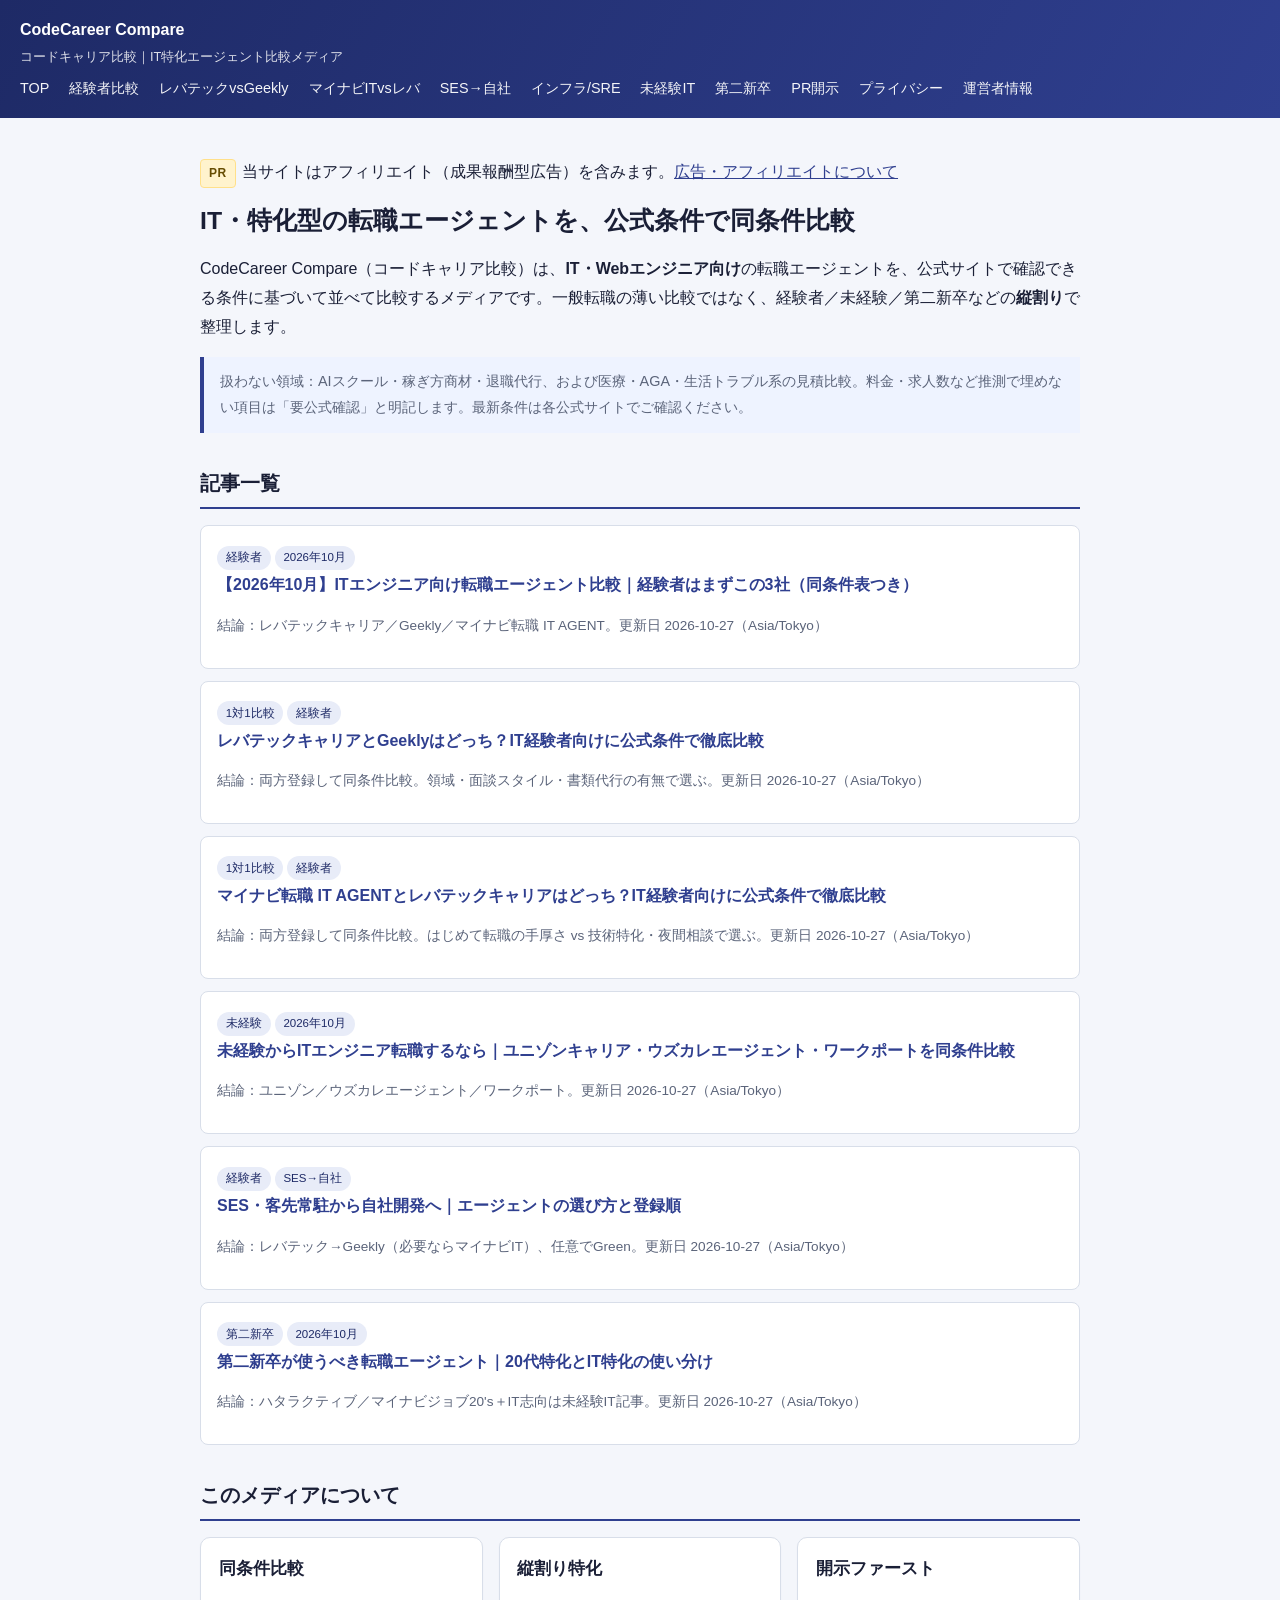
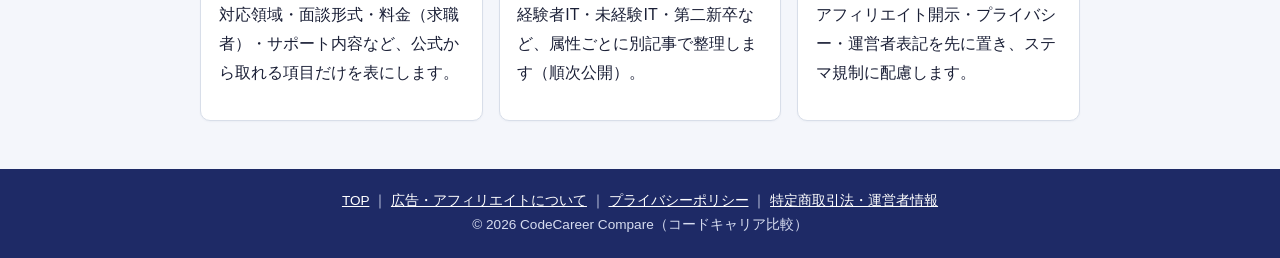
<file: index.html>
<!DOCTYPE html>
<html lang="ja">
<head>
<meta charset="utf-8">
<meta name="viewport" content="width=device-width,initial-scale=1">
<title>CodeCareer Compare｜IT・特化型転職エージェント比較</title>
<meta name="description" content="IT・Webエンジニア向け転職エージェントを、公式条件の同条件表で比較するメディア。経験者向けの選び方と併用のコツ。">
<link rel="stylesheet" href="styles.css">
</head>
<body>
<header>
  <strong><a href="index.html">CodeCareer Compare</a></strong>
  <span class="brand-sub">コードキャリア比較｜IT特化エージェント比較メディア</span>
  <nav>
    <a href="index.html">TOP</a>
    <a href="articles/it-engineer-agent-comparison-2026.html">経験者比較</a>
    <a href="articles/levtech-vs-geekly.html">レバテックvsGeekly</a>
    <a href="articles/mynavi-it-vs-levtech.html">マイナビITvsレバ</a>
    <a href="articles/ses-to-inhouse.html">SES→自社</a>
    <a href="articles/infra-sre-agents.html">インフラ/SRE</a>
    <a href="articles/mishiren-it-agents.html">未経験IT</a>
    <a href="articles/dainishinsotsu-agents.html">第二新卒</a>
    <a href="disclosure.html">PR開示</a>
    <a href="privacy.html">プライバシー</a>
    <a href="legal.html">運営者情報</a>
  </nav>
</header>
<main>
  <p><span class="pr-badge">PR</span>当サイトはアフィリエイト（成果報酬型広告）を含みます。<a href="disclosure.html">広告・アフィリエイトについて</a></p>
  <h1>IT・特化型の転職エージェントを、公式条件で同条件比較</h1>
  <p>CodeCareer Compare（コードキャリア比較）は、<strong>IT・Webエンジニア向け</strong>の転職エージェントを、公式サイトで確認できる条件に基づいて並べて比較するメディアです。一般転職の薄い比較ではなく、経験者／未経験／第二新卒などの<strong>縦割り</strong>で整理します。</p>
  <p class="note">扱わない領域：AIスクール・稼ぎ方商材・退職代行、および医療・AGA・生活トラブル系の見積比較。料金・求人数など推測で埋めない項目は「要公式確認」と明記します。最新条件は各公式サイトでご確認ください。</p>

  <h2>記事一覧</h2>
  <ul class="article-list">
    <li>
      <span class="tag">経験者</span><span class="tag">2026年10月</span>
      <div><a href="articles/it-engineer-agent-comparison-2026.html">【2026年10月】ITエンジニア向け転職エージェント比較｜経験者はまずこの3社（同条件表つき）</a></div>
      <p class="meta">結論：レバテックキャリア／Geekly／マイナビ転職 IT AGENT。更新日 2026-10-27（Asia/Tokyo）</p>
    </li>
    <li>
      <span class="tag">1対1比較</span><span class="tag">経験者</span>
      <div><a href="articles/levtech-vs-geekly.html">レバテックキャリアとGeeklyはどっち？IT経験者向けに公式条件で徹底比較</a></div>
      <p class="meta">結論：両方登録して同条件比較。領域・面談スタイル・書類代行の有無で選ぶ。更新日 2026-10-27（Asia/Tokyo）</p>
    </li>
    <li>
      <span class="tag">1対1比較</span><span class="tag">経験者</span>
      <div><a href="articles/mynavi-it-vs-levtech.html">マイナビ転職 IT AGENTとレバテックキャリアはどっち？IT経験者向けに公式条件で徹底比較</a></div>
      <p class="meta">結論：両方登録して同条件比較。はじめて転職の手厚さ vs 技術特化・夜間相談で選ぶ。更新日 2026-10-27（Asia/Tokyo）</p>
    </li>
    <li>
      <span class="tag">未経験</span><span class="tag">2026年10月</span>
      <div><a href="articles/mishiren-it-agents.html">未経験からITエンジニア転職するなら｜ユニゾンキャリア・ウズカレエージェント・ワークポートを同条件比較</a></div>
      <p class="meta">結論：ユニゾン／ウズカレエージェント／ワークポート。更新日 2026-10-27（Asia/Tokyo）</p>
    </li>
    <li>
      <span class="tag">経験者</span><span class="tag">SES→自社</span>
      <div><a href="articles/ses-to-inhouse.html">SES・客先常駐から自社開発へ｜エージェントの選び方と登録順</a></div>
      <p class="meta">結論：レバテック→Geekly（必要ならマイナビIT）、任意でGreen。更新日 2026-10-27（Asia/Tokyo）</p>
    </li>
    <li>
      <span class="tag">第二新卒</span><span class="tag">2026年10月</span>
      <div><a href="articles/dainishinsotsu-agents.html">第二新卒が使うべき転職エージェント｜20代特化とIT特化の使い分け</a></div>
      <p class="meta">結論：ハタラクティブ／マイナビジョブ20's＋IT志向は未経験IT記事。更新日 2026-10-27（Asia/Tokyo）</p>
    </li>
  </ul>

  <h2>このメディアについて</h2>
  <div class="cards">
    <div class="card">
      <h3>同条件比較</h3>
      <p>対応領域・面談形式・料金（求職者）・サポート内容など、公式から取れる項目だけを表にします。</p>
    </div>
    <div class="card">
      <h3>縦割り特化</h3>
      <p>経験者IT・未経験IT・第二新卒など、属性ごとに別記事で整理します（順次公開）。</p>
    </div>
    <div class="card">
      <h3>開示ファースト</h3>
      <p>アフィリエイト開示・プライバシー・運営者表記を先に置き、ステマ規制に配慮します。</p>
    </div>
  </div>
</main>
<footer>
  <a href="index.html">TOP</a> ｜
  <a href="disclosure.html">広告・アフィリエイトについて</a> ｜
  <a href="privacy.html">プライバシーポリシー</a> ｜
  <a href="legal.html">特定商取引法・運営者情報</a><br>
  © 2026 CodeCareer Compare（コードキャリア比較）
</footer>
</body>
</html>
</file>
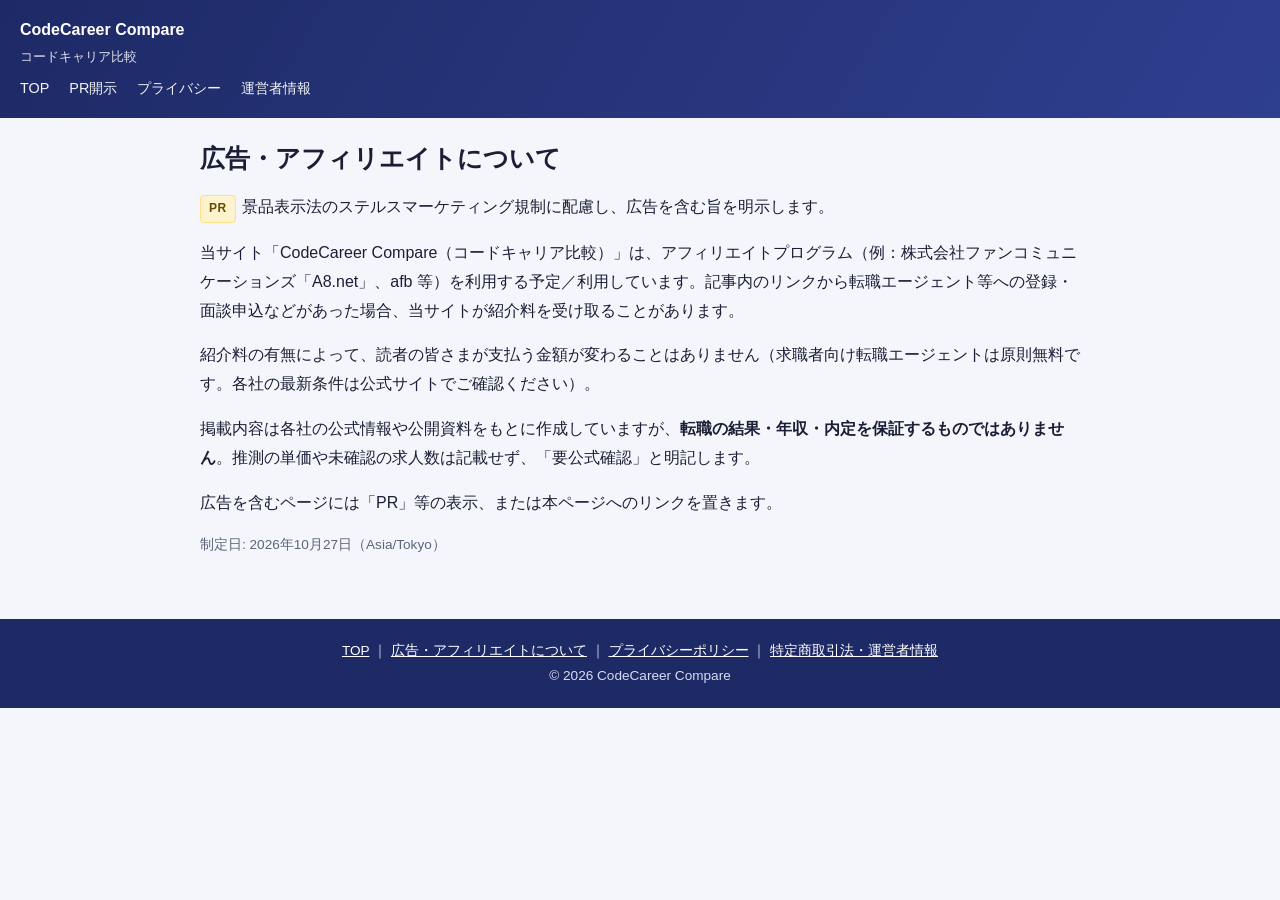
<file: disclosure.html>
<!DOCTYPE html>
<html lang="ja">
<head>
<meta charset="utf-8">
<meta name="viewport" content="width=device-width,initial-scale=1">
<title>広告・アフィリエイトについて｜CodeCareer Compare</title>
<meta name="description" content="CodeCareer Compareの広告・アフィリエイト開示方針">
<link rel="stylesheet" href="styles.css">
</head>
<body>
<header>
  <strong><a href="index.html">CodeCareer Compare</a></strong>
  <span class="brand-sub">コードキャリア比較</span>
  <nav>
    <a href="index.html">TOP</a>
    <a href="disclosure.html">PR開示</a>
    <a href="privacy.html">プライバシー</a>
    <a href="legal.html">運営者情報</a>
  </nav>
</header>
<main>
  <h1>広告・アフィリエイトについて</h1>
  <p><span class="pr-badge">PR</span>景品表示法のステルスマーケティング規制に配慮し、広告を含む旨を明示します。</p>
  <p>当サイト「CodeCareer Compare（コードキャリア比較）」は、アフィリエイトプログラム（例：株式会社ファンコミュニケーションズ「A8.net」、afb 等）を利用する予定／利用しています。記事内のリンクから転職エージェント等への登録・面談申込などがあった場合、当サイトが紹介料を受け取ることがあります。</p>
  <p>紹介料の有無によって、読者の皆さまが支払う金額が変わることはありません（求職者向け転職エージェントは原則無料です。各社の最新条件は公式サイトでご確認ください）。</p>
  <p>掲載内容は各社の公式情報や公開資料をもとに作成していますが、<strong>転職の結果・年収・内定を保証するものではありません</strong>。推測の単価や未確認の求人数は記載せず、「要公式確認」と明記します。</p>
  <p>広告を含むページには「PR」等の表示、または本ページへのリンクを置きます。</p>
  <p class="meta">制定日: 2026年10月27日（Asia/Tokyo）</p>
</main>
<footer>
  <a href="index.html">TOP</a> ｜
  <a href="disclosure.html">広告・アフィリエイトについて</a> ｜
  <a href="privacy.html">プライバシーポリシー</a> ｜
  <a href="legal.html">特定商取引法・運営者情報</a><br>
  © 2026 CodeCareer Compare
</footer>
</body>
</html>
</file>
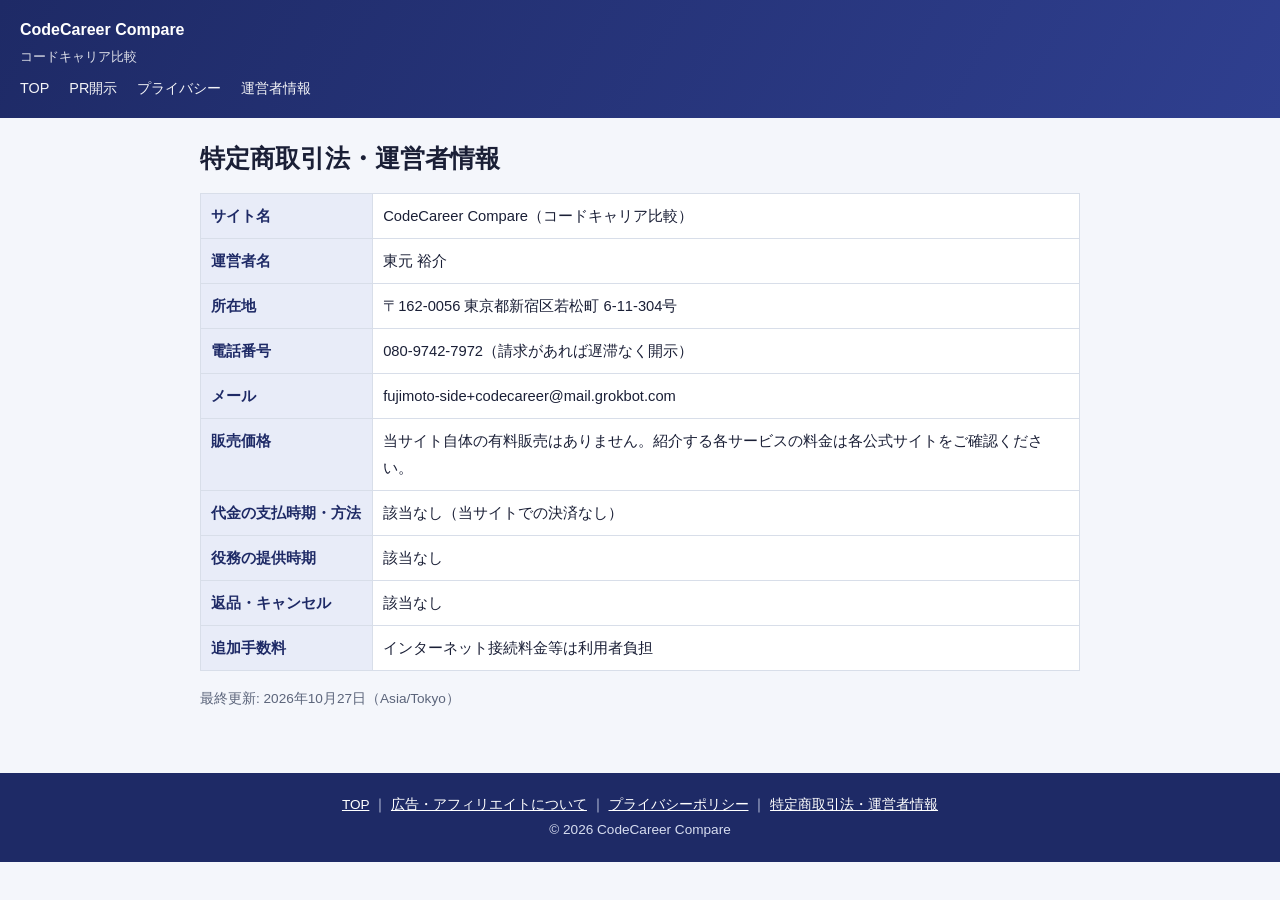
<file: legal.html>
<!DOCTYPE html>
<html lang="ja">
<head>
<meta charset="utf-8">
<meta name="viewport" content="width=device-width,initial-scale=1">
<title>特定商取引法・運営者情報｜CodeCareer Compare</title>
<meta name="description" content="CodeCareer Compareの運営者・特定商取引法に基づく表記">
<link rel="stylesheet" href="styles.css">
</head>
<body>
<header>
  <strong><a href="index.html">CodeCareer Compare</a></strong>
  <span class="brand-sub">コードキャリア比較</span>
  <nav>
    <a href="index.html">TOP</a>
    <a href="disclosure.html">PR開示</a>
    <a href="privacy.html">プライバシー</a>
    <a href="legal.html">運営者情報</a>
  </nav>
</header>
<main>
  <h1>特定商取引法・運営者情報</h1>
  
  <div class="table-wrap">
    <table>
      <tr><th>サイト名</th><td>CodeCareer Compare（コードキャリア比較）</td></tr>
      <tr><th>運営者名</th><td>東元 裕介</td></tr>
      <tr><th>所在地</th><td>〒162-0056 東京都新宿区若松町 6-11-304号</td></tr>
      <tr><th>電話番号</th><td>080-9742-7972（請求があれば遅滞なく開示）</td></tr>
      <tr><th>メール</th><td>fujimoto-side+codecareer@mail.grokbot.com</td></tr>
      <tr><th>販売価格</th><td>当サイト自体の有料販売はありません。紹介する各サービスの料金は各公式サイトをご確認ください。</td></tr>
      <tr><th>代金の支払時期・方法</th><td>該当なし（当サイトでの決済なし）</td></tr>
      <tr><th>役務の提供時期</th><td>該当なし</td></tr>
      <tr><th>返品・キャンセル</th><td>該当なし</td></tr>
      <tr><th>追加手数料</th><td>インターネット接続料金等は利用者負担</td></tr>
    </table>
  </div>
  <p class="meta">最終更新: 2026年10月27日（Asia/Tokyo）</p>
</main>
<footer>
  <a href="index.html">TOP</a> ｜
  <a href="disclosure.html">広告・アフィリエイトについて</a> ｜
  <a href="privacy.html">プライバシーポリシー</a> ｜
  <a href="legal.html">特定商取引法・運営者情報</a><br>
  © 2026 CodeCareer Compare
</footer>
</body>
</html>
</file>
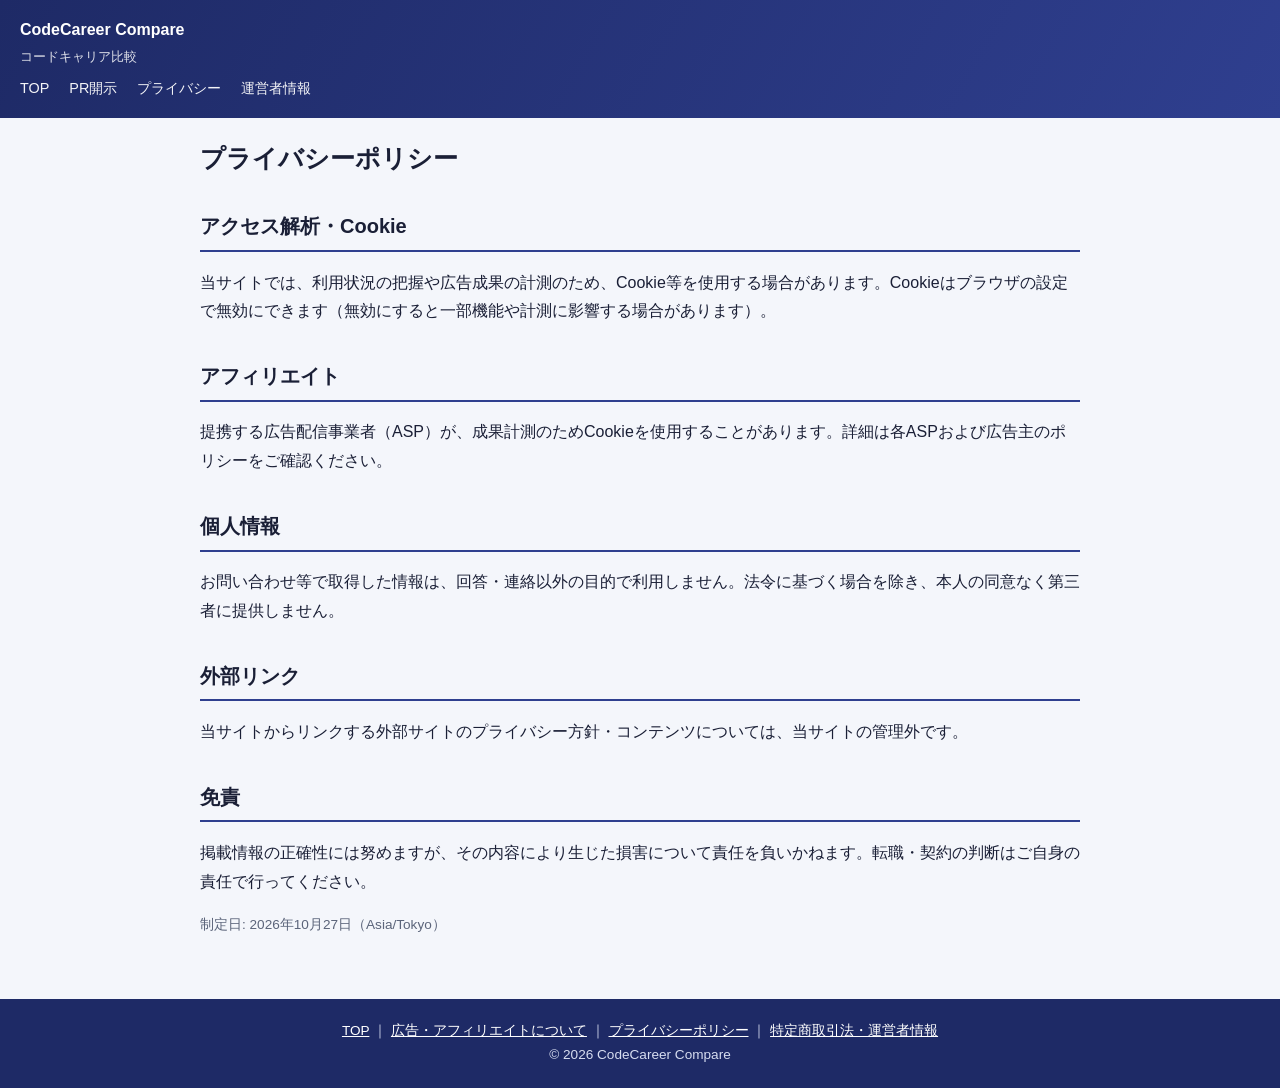
<file: privacy.html>
<!DOCTYPE html>
<html lang="ja">
<head>
<meta charset="utf-8">
<meta name="viewport" content="width=device-width,initial-scale=1">
<title>プライバシーポリシー｜CodeCareer Compare</title>
<meta name="description" content="CodeCareer Compareのプライバシーポリシー">
<link rel="stylesheet" href="styles.css">
</head>
<body>
<header>
  <strong><a href="index.html">CodeCareer Compare</a></strong>
  <span class="brand-sub">コードキャリア比較</span>
  <nav>
    <a href="index.html">TOP</a>
    <a href="disclosure.html">PR開示</a>
    <a href="privacy.html">プライバシー</a>
    <a href="legal.html">運営者情報</a>
  </nav>
</header>
<main>
  <h1>プライバシーポリシー</h1>
  <h2>アクセス解析・Cookie</h2>
  <p>当サイトでは、利用状況の把握や広告成果の計測のため、Cookie等を使用する場合があります。Cookieはブラウザの設定で無効にできます（無効にすると一部機能や計測に影響する場合があります）。</p>
  <h2>アフィリエイト</h2>
  <p>提携する広告配信事業者（ASP）が、成果計測のためCookieを使用することがあります。詳細は各ASPおよび広告主のポリシーをご確認ください。</p>
  <h2>個人情報</h2>
  <p>お問い合わせ等で取得した情報は、回答・連絡以外の目的で利用しません。法令に基づく場合を除き、本人の同意なく第三者に提供しません。</p>
  <h2>外部リンク</h2>
  <p>当サイトからリンクする外部サイトのプライバシー方針・コンテンツについては、当サイトの管理外です。</p>
  <h2>免責</h2>
  <p>掲載情報の正確性には努めますが、その内容により生じた損害について責任を負いかねます。転職・契約の判断はご自身の責任で行ってください。</p>
  <p class="meta">制定日: 2026年10月27日（Asia/Tokyo）</p>
</main>
<footer>
  <a href="index.html">TOP</a> ｜
  <a href="disclosure.html">広告・アフィリエイトについて</a> ｜
  <a href="privacy.html">プライバシーポリシー</a> ｜
  <a href="legal.html">特定商取引法・運営者情報</a><br>
  © 2026 CodeCareer Compare
</footer>
</body>
</html>
</file>
<file: styles.css>
/* CodeCareer Compare — indigo tech palette (distinct from kurashi green / clinic) */
:root {
  --bg: #f4f6fb;
  --surface: #ffffff;
  --text: #1a1f36;
  --muted: #5b647a;
  --border: #d8dee9;
  --brand: #2f3f8f;
  --brand-dark: #1e2a66;
  --accent: #3d8bfd;
  --note-bg: #eef3ff;
  --cta: #2f3f8f;
  --cta-hover: #1e2a66;
  --ok: #0f766e;
}
* { box-sizing: border-box; }
body {
  font-family: "Hiragino Sans", "Noto Sans JP", "Segoe UI", sans-serif;
  margin: 0;
  color: var(--text);
  line-height: 1.8;
  background: var(--bg);
}
a { color: var(--brand); }
a:hover { color: var(--accent); }
header {
  background: linear-gradient(120deg, var(--brand-dark), var(--brand));
  color: #fff;
  padding: 1rem 1.25rem;
}
header a { color: #fff; text-decoration: none; }
header .brand-sub {
  display: block;
  font-size: .8rem;
  opacity: .85;
  font-weight: 400;
}
nav {
  margin-top: .5rem;
  font-size: .9rem;
}
nav a { margin-right: 1rem; opacity: .95; }
main {
  max-width: 920px;
  margin: 0 auto;
  padding: 1.5rem 1.25rem 3rem;
}
h1 { font-size: 1.55rem; line-height: 1.4; margin-top: 0; }
h2 {
  font-size: 1.25rem;
  border-bottom: 2px solid var(--brand);
  padding-bottom: .35rem;
  margin-top: 2rem;
}
h3 { font-size: 1.05rem; margin-top: 1.5rem; }
.note {
  font-size: .9rem;
  color: var(--muted);
  background: var(--note-bg);
  border-left: 4px solid var(--brand);
  padding: .75rem 1rem;
  margin: 1rem 0;
}
.pr-badge {
  display: inline-block;
  font-size: .75rem;
  font-weight: 700;
  letter-spacing: .04em;
  background: #fff3cd;
  color: #664d03;
  border: 1px solid #ffe08a;
  border-radius: 4px;
  padding: .15rem .5rem;
  margin-right: .4rem;
}
.cards {
  display: grid;
  grid-template-columns: repeat(auto-fit, minmax(240px, 1fr));
  gap: 1rem;
}
.card {
  background: var(--surface);
  border: 1px solid var(--border);
  border-radius: 10px;
  padding: 1rem 1.1rem;
  box-shadow: 0 1px 2px rgba(30, 42, 102, .04);
}
.card h3 { margin-top: 0; }
.conclusion {
  background: var(--surface);
  border: 1px solid var(--border);
  border-radius: 10px;
  padding: 1rem 1.25rem;
}
.conclusion ol { margin: .5rem 0 0; padding-left: 1.25rem; }
.conclusion li { margin: .4rem 0; }
.table-wrap { overflow-x: auto; margin: 1rem 0; }
table {
  width: 100%;
  border-collapse: collapse;
  background: var(--surface);
  font-size: .92rem;
}
th, td {
  border: 1px solid var(--border);
  padding: .55rem .65rem;
  text-align: left;
  vertical-align: top;
  line-break: strict;
  hyphens: none;
}
th {
  background: #e8ecf8;
  color: var(--brand-dark);
  white-space: nowrap;
}
/* Column labels for narrow-screen cards. Must match each article's thead. */
.cmp-daini { --col-1: "ハタラクティブ"; --col-2: "マイナビジョブ20's"; }
.cmp-infra { --col-1: "レバテックキャリア"; --col-2: "Geekly"; --col-3: "type転職エージェントIT"; }
.cmp-pillar { --col-1: "レバテックキャリア"; --col-2: "Geekly（ギークリー）"; --col-3: "マイナビ転職 IT AGENT"; }
.cmp-lev-geek { --col-1: "レバテックキャリア"; --col-2: "Geekly（ギークリー）"; }
.cmp-mishiren { --col-1: "ユニゾンキャリア"; --col-2: "ウズカレエージェント"; --col-3: "ワークポート"; }
.cmp-mynavi-lev { --col-1: "マイナビ転職 IT AGENT"; --col-2: "レバテックキャリア"; }
.cmp-ses { --col-1: "レバテックキャリア"; --col-2: "Geekly"; --col-3: "マイナビ転職 IT AGENT"; }
@media (max-width: 640px) {
  .table-wrap { overflow-x: visible; }
  .table-wrap table {
    display: block;
    width: 100%;
    background: transparent;
    font-size: .9rem;
  }
  .table-wrap thead { display: none; }
  .table-wrap tbody,
  .table-wrap tr,
  .table-wrap th,
  .table-wrap td {
    display: block;
    width: 100%;
  }
  .table-wrap tr {
    margin: 0 0 .85rem;
    border: 1px solid var(--border);
    border-radius: 10px;
    background: var(--surface);
    overflow: hidden;
    box-shadow: 0 1px 2px rgba(30, 42, 102, .04);
  }
  .table-wrap th,
  .table-wrap td {
    border: none;
    border-bottom: 1px solid var(--border);
    white-space: normal;
    padding: .65rem .85rem;
    /* Full-width cards can keep compounds like キャンセル intact. */
    word-break: keep-all;
    overflow-wrap: break-word;
  }
  .table-wrap tr > :last-child { border-bottom: none; }
  .table-wrap tr > th {
    background: #e8ecf8;
    font-weight: 700;
  }
  .table-wrap tbody td:nth-of-type(1)::before { content: var(--col-1, none); }
  .table-wrap tbody td:nth-of-type(2)::before { content: var(--col-2, none); }
  .table-wrap tbody td:nth-of-type(3)::before { content: var(--col-3, none); }
  .table-wrap tbody td::before {
    display: block;
    font-size: .75rem;
    font-weight: 700;
    line-height: 1.4;
    color: var(--brand);
    margin-bottom: .15rem;
  }
}
.cta-box {
  background: linear-gradient(135deg, #eef3ff, #f8faff);
  border: 1px solid var(--border);
  border-radius: 10px;
  padding: 1.25rem;
  margin: 1.5rem 0;
}
.cta-box .btn {
  display: inline-block;
  background: var(--cta);
  color: #fff !important;
  text-decoration: none;
  padding: .55rem 1rem;
  border-radius: 6px;
  margin: .35rem .35rem .35rem 0;
  font-weight: 600;
}
.cta-box .btn:hover { background: var(--cta-hover); }
.meta {
  font-size: .85rem;
  color: var(--muted);
}
ul.checklist { padding-left: 1.2rem; }
footer {
  background: var(--brand-dark);
  color: #d7ddf0;
  padding: 1.25rem;
  font-size: .85rem;
  text-align: center;
}
footer a { color: #fff; }
.article-list { list-style: none; padding: 0; }
.article-list li {
  background: var(--surface);
  border: 1px solid var(--border);
  border-radius: 8px;
  padding: 1rem;
  margin-bottom: .75rem;
}
.article-list a { font-weight: 700; text-decoration: none; }
.tag {
  display: inline-block;
  font-size: .72rem;
  background: #e8ecf8;
  color: var(--brand-dark);
  border-radius: 999px;
  padding: .1rem .55rem;
  margin-right: .25rem;
}
</file>
